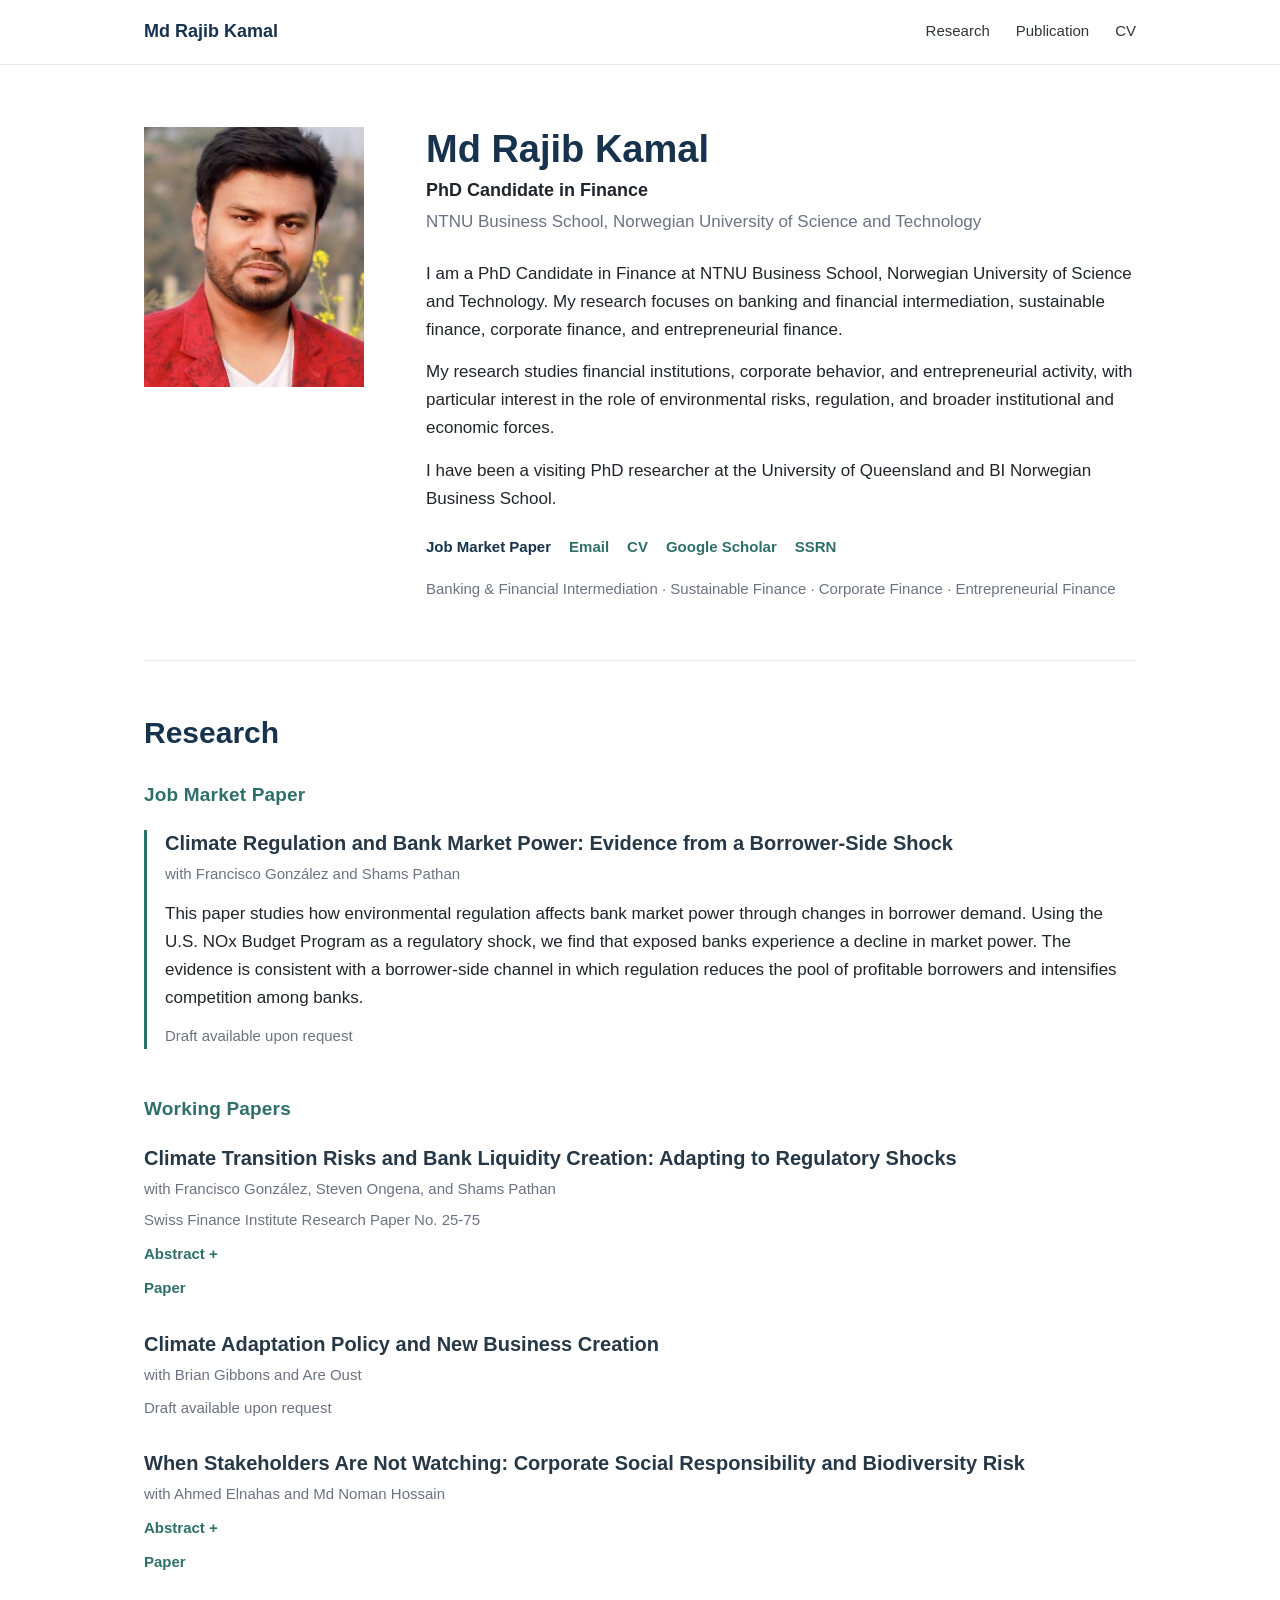
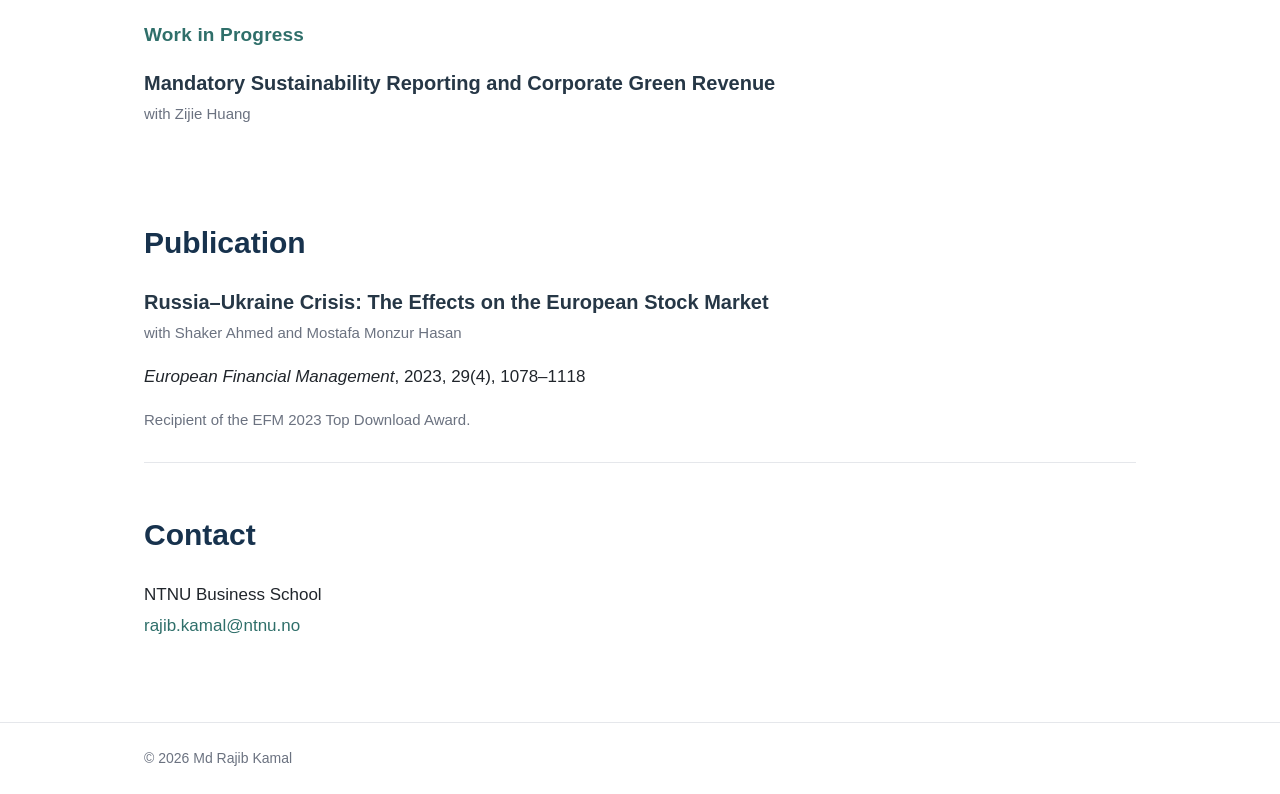
<file: index.html>
<!doctype html>
<html lang="en">
<head>
  <meta charset="utf-8">
  <meta name="viewport" content="width=device-width, initial-scale=1">
  <meta name="description" content="Academic website of Md Rajib Kamal, PhD Candidate in Finance at NTNU Business School.">
  <title>Md Rajib Kamal</title>
  <link rel="stylesheet" href="css/style.css">
  <meta name="google-site-verification" content="wTmqU02ufOV89-aR-1kcXRiyHd5gA0_4mep0bVYuRWY">
</head>

<body>
<header class="site-header">
  <div class="nav-wrap">
    <a class="brand" href="#top">Md Rajib Kamal</a>
    <button class="nav-toggle" aria-label="Toggle navigation">Menu</button>
    <nav class="site-nav">
      <a href="#research">Research</a>
      <a href="#publication">Publication</a>
      <a href="assets/Rajib_Kamal_CV.pdf" target="_blank" rel="noopener">CV</a>
    </nav>
  </div>
</header>

<main id="top">

  <section class="hero">
    <div class="hero-photo">
      <img src="assets/profile.jpg" alt="Portrait of Md Rajib Kamal">
    </div>

    <div class="hero-copy">
      <h1>Md Rajib Kamal</h1>
      <p class="position">PhD Candidate in Finance</p>
      <p class="affiliation">NTNU Business School, Norwegian University of Science and Technology</p>

      <p class="bio">
        I am a PhD Candidate in Finance at NTNU Business School, Norwegian University of Science and Technology.
        My research focuses on banking and financial intermediation, sustainable finance, corporate finance, and entrepreneurial finance.
      </p>

      <p class="bio">
        My research studies financial institutions, corporate behavior, and entrepreneurial activity, with particular interest in the role of environmental risks, regulation, and broader institutional and economic forces.
      </p>

      <p class="bio">
        I have been a visiting PhD researcher at the University of Queensland and BI Norwegian Business School.
      </p>

      <div class="hero-links">
        <a class="primary-link" href="#jmp">Job Market Paper</a>
        <a href="mailto:rajib.kamal@ntnu.no">Email</a>
        <a href="assets/Rajib_Kamal_CV.pdf" target="_blank" rel="noopener">CV</a>
        <a href="https://scholar.google.com/citations?user=lXhQ3ykAAAAJ&amp;hl=en&amp;oi=ao" target="_blank" rel="noopener">Google Scholar</a>
        <a href="https://papers.ssrn.com/sol3/cf_dev/AbsByAuth.cfm?per_id=5151799" target="_blank" rel="noopener">SSRN</a>
      </div>

      <p class="fields">
        Banking &amp; Financial Intermediation · Sustainable Finance · Corporate Finance · Entrepreneurial Finance
      </p>
    </div>
  </section>

  <section id="research" class="section">
    <h2>Research</h2>

    <div id="jmp" class="research-block">
      <h3>Job Market Paper</h3>

      <article class="paper paper-featured">
        <h4>Climate Regulation and Bank Market Power: Evidence from a Borrower-Side Shock</h4>
        <p class="coauthors">with Francisco González and Shams Pathan</p>

        <p class="paper-summary">
          This paper studies how environmental regulation affects bank market power through changes in borrower demand.
          Using the U.S. NOx Budget Program as a regulatory shock, we find that exposed banks experience a decline in market power.
          The evidence is consistent with a borrower-side channel in which regulation reduces the pool of profitable borrowers and intensifies competition among banks.
        </p>

        <p class="paper-action">Draft available upon request</p>
      </article>
    </div>

    <div class="research-block">
      <h3>Working Papers</h3>

      <article class="paper">
        <h4>
          <a href="https://papers.ssrn.com/sol3/papers.cfm?abstract_id=5520958" target="_blank" rel="noopener">
            Climate Transition Risks and Bank Liquidity Creation: Adapting to Regulatory Shocks
          </a>
        </h4>
        <p class="coauthors">with Francisco González, Steven Ongena, and Shams Pathan</p>
        <p class="paper-note">Swiss Finance Institute Research Paper No. 25-75</p>

        <button class="abstract-toggle" aria-expanded="false">Abstract +</button>
        <div class="abstract" hidden>
          <p>
            We examine the causal impact of climate transition risks on bank liquidity creation using the 2004 U.S. NOx Budget Trading Program (NBP), a cap-and-trade regulation implemented in 11 states, as a quasi-natural experiment. Exploiting cross-state and time-series variation, we find that exposed banks reduce liquidity creation. This contraction operates primarily through on-balance sheet adjustments, including lower lending and risky asset holdings, alongside increased off-balance sheet exposures. Banks further respond to earnings pressure by slowing net interest income growth, shifting toward noninterest income, and expanding derivative usage. The effects are stronger among larger, riskier, and weakly capitalized banks, and in markets dominated by large institutions. Short-term institutional ownership amplifies the decline, while higher charter value provides resilience. Results are robust to event-studies, entropy balancing, placebo tests, and spillover controls. Our findings highlight how climate regulations reshape bank intermediation and carry important implications for financial stability.
          </p>
        </div>
        <p class="paper-links">
          <a href="https://papers.ssrn.com/sol3/papers.cfm?abstract_id=5520958" target="_blank" rel="noopener">Paper</a>
        </p>
      </article>

      <article class="paper">
        <h4>Climate Adaptation Policy and New Business Creation</h4>
        <p class="coauthors">with Brian Gibbons and Are Oust</p>
        <p class="paper-action">Draft available upon request</p>
      </article>

      <article class="paper">
        <h4>When Stakeholders Are Not Watching: Corporate Social Responsibility and Biodiversity Risk</h4>
        <p class="coauthors">with Ahmed Elnahas and Md Noman Hossain</p>

        <button class="abstract-toggle" aria-expanded="false">Abstract +</button>
        <div class="abstract" hidden>
          <p>
            Biodiversity risk offers a rare opportunity to disentangle the win-win, delegated philanthropy, and insider-initiated philanthropy motives of CSR. Using firm-level data on biodiversity risk derived from 10-K filings, we find that firms experiencing higher biodiversity risks increase their CSR engagement. This positive relationship is primarily driven by internal managerial motives, as evidenced by a negative association between CSR and firm value, and by more pronounced effects among entrenched managers and financially unconstrained firms. These results deepen our understanding of how firms respond to emerging environmental risks, such as biodiversity, particularly in contexts of low shareholder awareness and limited external pressure.
          </p>
        </div>
        <p class="paper-links">
          <a href="https://papers.ssrn.com/sol3/papers.cfm?abstract_id=6175924" target="_blank" rel="noopener">Paper</a>
        </p>
      </article>
    </div>

    <div class="research-block">
      <h3>Work in Progress</h3>

      <article class="paper">
        <h4>Mandatory Sustainability Reporting and Corporate Green Revenue</h4>
        <p class="coauthors">with Zijie Huang</p>
      </article>
    </div>
  </section>

  <section id="publication" class="section">
    <h2>Publication</h2>

    <article class="paper">
      <h4>
        <a href="https://onlinelibrary.wiley.com/doi/10.1111/eufm.12386" target="_blank" rel="noopener">
          Russia–Ukraine Crisis: The Effects on the European Stock Market
        </a>
      </h4>
      <p class="coauthors">with Shaker Ahmed and Mostafa Monzur Hasan</p>
      <p><em>European Financial Management</em>, 2023, 29(4), 1078–1118</p>
      <p class="paper-note">
        Recipient of the EFM 2023 Top Download Award.
      </p>
    </article>
  </section>

  <section class="section contact-section">
    <h2>Contact</h2>
    <p>NTNU Business School</p>
    <p><a href="mailto:rajib.kamal@ntnu.no">rajib.kamal@ntnu.no</a></p>
  </section>

</main>

<footer class="site-footer">
  <div>© <span data-year></span> Md Rajib Kamal</div>
</footer>

<script src="js/site.js"></script>
</body>
</html>
</file>
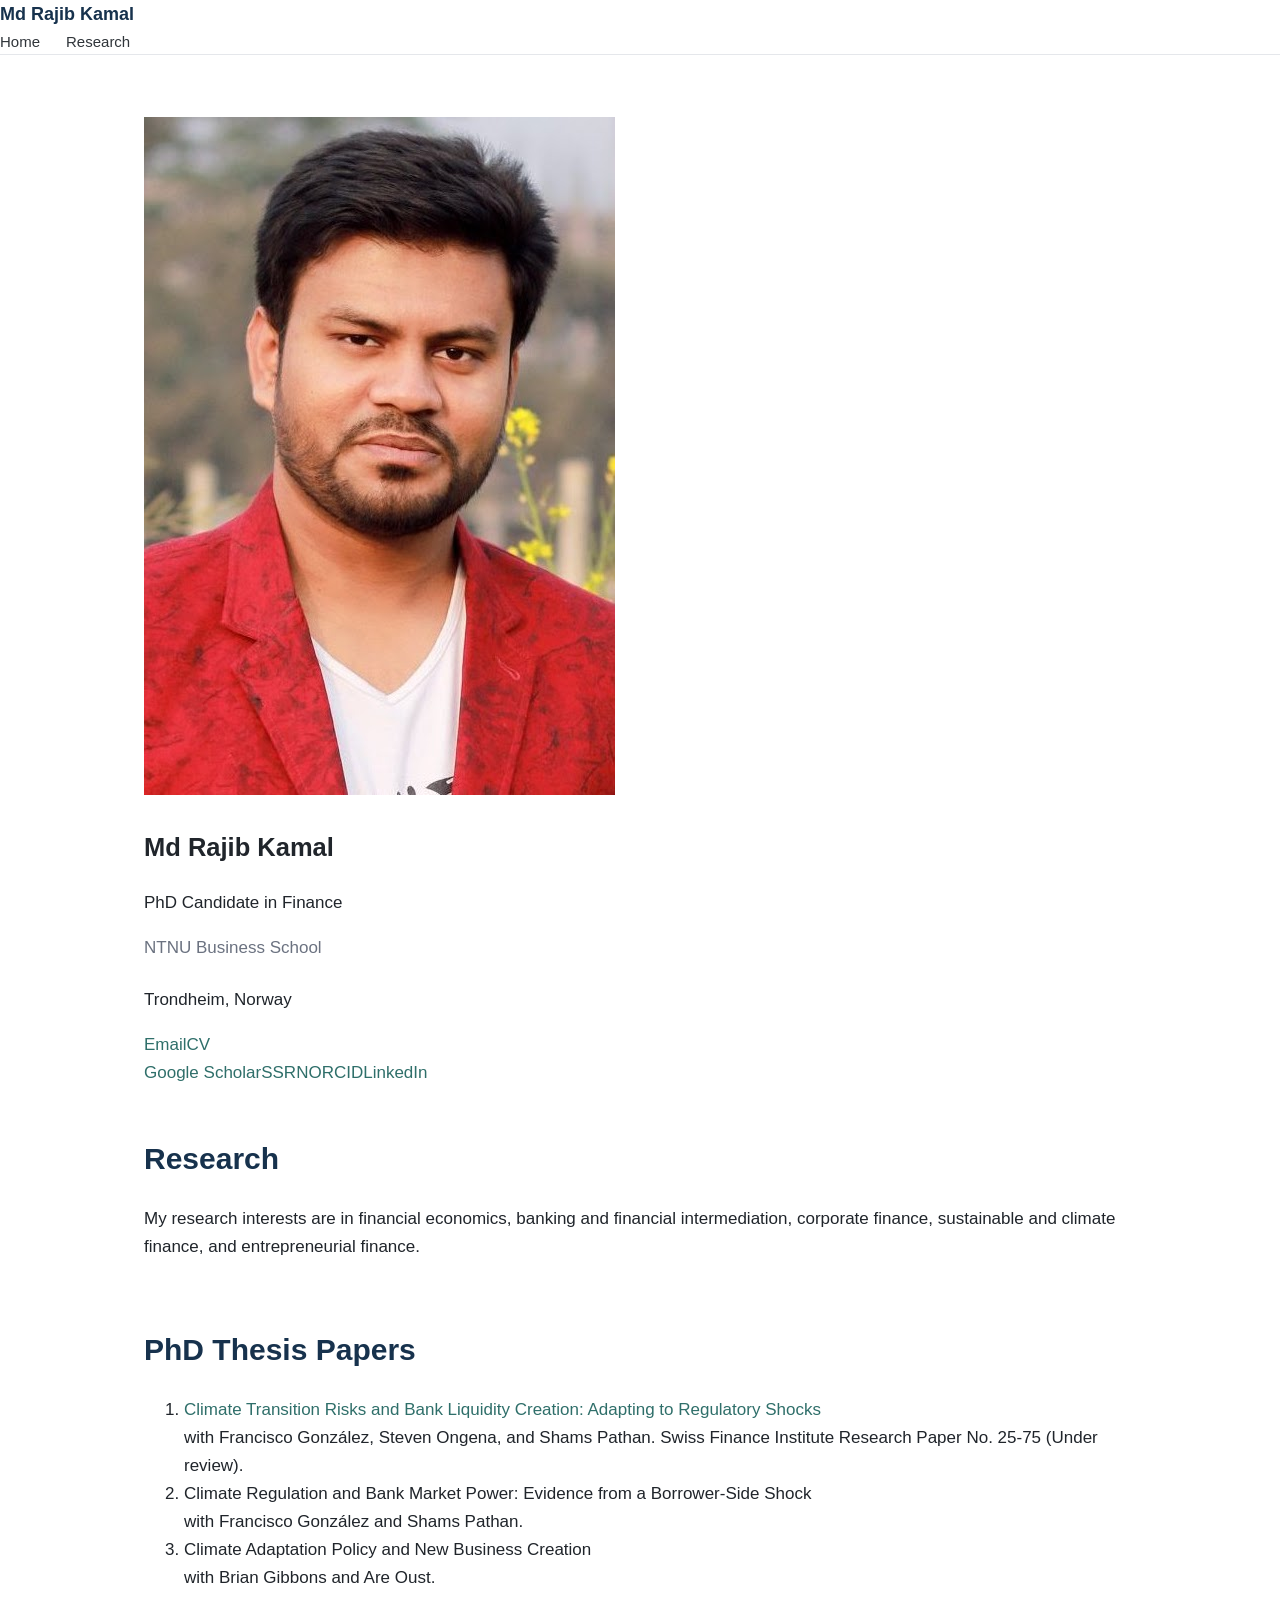
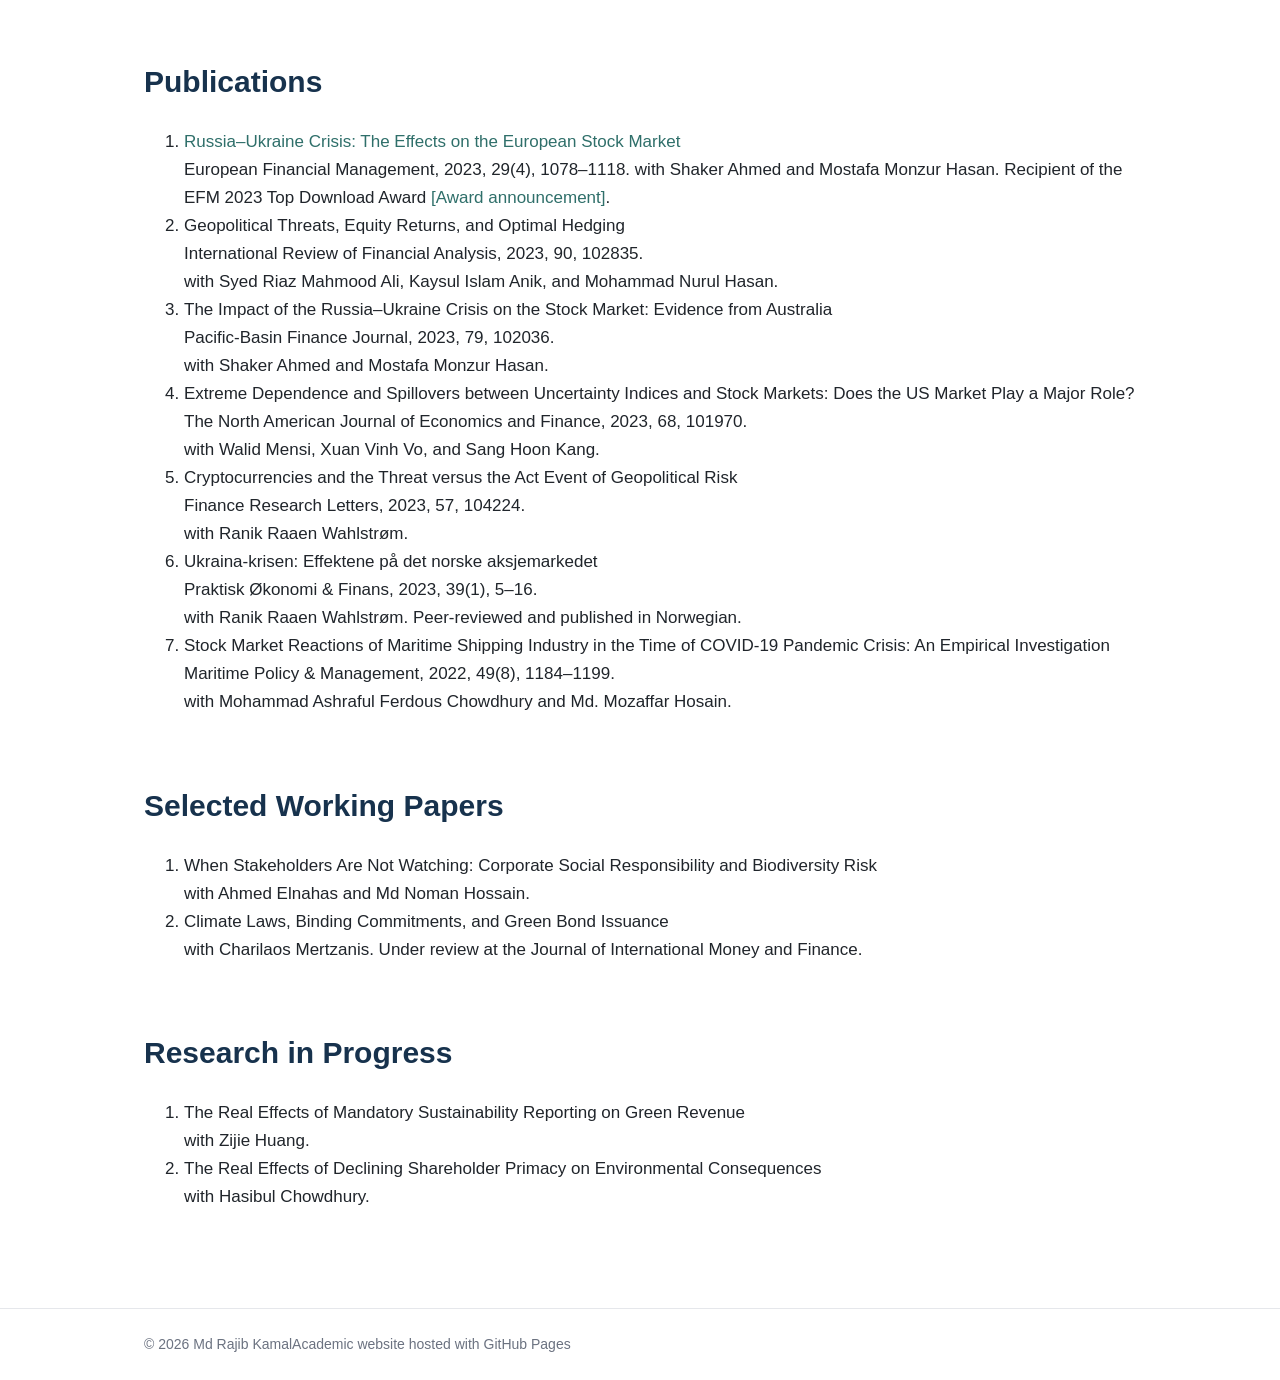
<file: research.html>
<!doctype html>
<html lang="en">
<head>
  <meta charset="utf-8">
  <meta name="viewport" content="width=device-width, initial-scale=1">
  <meta name="description" content="Research by Md Rajib Kamal.">
  <title>Research | Md Rajib Kamal</title>
  <link rel="stylesheet" href="css/style.css">
</head>
<body>
<header class="site-header"><div class="header-inner"><a class="brand" href="index.html">Md Rajib Kamal</a><button class="nav-toggle" aria-label="Toggle navigation">Menu</button><nav class="site-nav"><a href="index.html">Home</a><a class="active" href="research.html">Research</a></nav></div></header>
<main class="shell">
  <aside class="sidebar"><img class="profile-photo" src="assets/profile.jpg" alt="Portrait of Md Rajib Kamal"><h1>Md Rajib Kamal</h1><p class="role">PhD Candidate in Finance</p><p class="affiliation">NTNU Business School</p><p class="location">Trondheim, Norway</p><div class="quick-links"><a href="mailto:rajib.kamal@ntnu.no">Email</a><a href="assets/Rajib_Kamal_CV.pdf" target="_blank" rel="noopener">CV</a></div><div class="quick-links"><a href="https://scholar.google.com/citations?user=lXhQ3ykAAAAJ&amp;hl=en&amp;oi=ao" target="_blank" rel="noopener">Google Scholar</a><a href="https://papers.ssrn.com/sol3/cf_dev/AbsByAuth.cfm?per_id=5151799" target="_blank" rel="noopener">SSRN</a><a href="https://orcid.org/0000-0001-5536-8097" target="_blank" rel="noopener">ORCID</a><a href="https://www.linkedin.com/in/md-rajib-kamal-10607783/" target="_blank" rel="noopener">LinkedIn</a></div></aside>
  <div class="content">
    <section class="section"><h2>Research</h2><p>My research interests are in financial economics, banking and financial intermediation, corporate finance, sustainable and climate finance, and entrepreneurial finance.</p></section>

    <section class="section"><h2>PhD Thesis Papers</h2><ol class="paper-list">
     <li><span class="paper-title"><a href="https://papers.ssrn.com/sol3/papers.cfm?abstract_id=5520958" target="_blank" rel="noopener">Climate Transition Risks and Bank Liquidity Creation: Adapting to Regulatory Shocks</a></span><br><span class="note">with Francisco González, Steven Ongena, and Shams Pathan. Swiss Finance Institute Research Paper No. 25-75 (Under review).</span></li>
      <li><span class="paper-title">Climate Regulation and Bank Market Power: Evidence from a Borrower-Side Shock</span><br><span class="note">with Francisco González and Shams Pathan.</span></li>
      <li><span class="paper-title">Climate Adaptation Policy and New Business Creation</span><br><span class="note">with Brian Gibbons and Are Oust.</span></li>
    </ol></section>

    <section class="section" id="publications"><h2>Publications</h2><ol class="paper-list">
    <li><span class="paper-title"><a href="https://onlinelibrary.wiley.com/doi/10.1111/eufm.12386" target="_blank" rel="noopener">Russia–Ukraine Crisis: The Effects on the European Stock Market</a></span><br><span class="venue">European Financial Management</span>, 2023, 29(4), 1078–1118. <span class="note">with Shaker Ahmed and Mostafa Monzur Hasan. Recipient of the EFM 2023 Top Download Award <a href="https://www.efmaefm.org/0EFMJOURNAL/EFMawards2023.php" target="_blank" rel="noopener">[Award announcement]</a>.</span></li>
      <li><span class="paper-title">Geopolitical Threats, Equity Returns, and Optimal Hedging</span><br><span class="venue">International Review of Financial Analysis</span>, 2023, 90, 102835.<br><span class="note">with Syed Riaz Mahmood Ali, Kaysul Islam Anik, and Mohammad Nurul Hasan.</span></li>
      <li><span class="paper-title">The Impact of the Russia–Ukraine Crisis on the Stock Market: Evidence from Australia</span><br><span class="venue">Pacific-Basin Finance Journal</span>, 2023, 79, 102036.<br><span class="note">with Shaker Ahmed and Mostafa Monzur Hasan.</span></li>
      <li><span class="paper-title">Extreme Dependence and Spillovers between Uncertainty Indices and Stock Markets: Does the US Market Play a Major Role?</span><br><span class="venue">The North American Journal of Economics and Finance</span>, 2023, 68, 101970.<br><span class="note">with Walid Mensi, Xuan Vinh Vo, and Sang Hoon Kang.</span></li>
      <li><span class="paper-title">Cryptocurrencies and the Threat versus the Act Event of Geopolitical Risk</span><br><span class="venue">Finance Research Letters</span>, 2023, 57, 104224.<br><span class="note">with Ranik Raaen Wahlstrøm.</span></li>
      <li><span class="paper-title">Ukraina-krisen: Effektene på det norske aksjemarkedet</span><br><span class="venue">Praktisk Økonomi &amp; Finans</span>, 2023, 39(1), 5–16.<br><span class="note">with Ranik Raaen Wahlstrøm. Peer-reviewed and published in Norwegian.</span></li>
      <li><span class="paper-title">Stock Market Reactions of Maritime Shipping Industry in the Time of COVID-19 Pandemic Crisis: An Empirical Investigation</span><br><span class="venue">Maritime Policy &amp; Management</span>, 2022, 49(8), 1184–1199.<br><span class="note">with Mohammad Ashraful Ferdous Chowdhury and Md. Mozaffar Hosain.</span></li>
    </ol></section>

    <section class="section"><h2>Selected Working Papers</h2><ol class="paper-list">
      <li><span class="paper-title">When Stakeholders Are Not Watching: Corporate Social Responsibility and Biodiversity Risk</span><br><span class="note">with Ahmed Elnahas and Md Noman Hossain.</span></li>
      <li><span class="paper-title">Climate Laws, Binding Commitments, and Green Bond Issuance</span><br><span class="note">with Charilaos Mertzanis. Under review at the Journal of International Money and Finance.</span></li>
    </ol></section>

    <section class="section"><h2>Research in Progress</h2><ol class="paper-list">
      <li><span class="paper-title">The Real Effects of Mandatory Sustainability Reporting on Green Revenue</span><br><span class="note">with Zijie Huang.</span></li>
      <li><span class="paper-title">The Real Effects of Declining Shareholder Primacy on Environmental Consequences</span><br><span class="note">with Hasibul Chowdhury.</span></li>
    </ol></section>
  </div>
</main>
<footer class="site-footer"><div class="footer-inner"><span>© <span data-year></span> Md Rajib Kamal</span><span>Academic website hosted with GitHub Pages</span></div></footer><script src="js/site.js"></script>
</body></html>
</file>
<file: css/style.css>
:root {
  --ink: #20252b;
  --muted: #6b7280;
  --navy: #17324d;
  --teal: #2f6f6a;
  --line: #e5e7eb;
  --paper: #ffffff;
  --soft: #f7f9fa;
  --max: 1040px;
}

* { box-sizing: border-box; }

html { scroll-behavior: smooth; }

body {
  margin: 0;
  background: var(--paper);
  color: var(--ink);
  font-family: Arial, Helvetica, sans-serif;
  font-size: 17px;
  line-height: 1.65;
}

a {
  color: var(--teal);
  text-decoration: none;
}

a:hover {
  text-decoration: underline;
}

.site-header {
  position: sticky;
  top: 0;
  z-index: 50;
  background: rgba(255,255,255,.97);
  border-bottom: 1px solid var(--line);
  backdrop-filter: blur(8px);
}

.nav-wrap {
  max-width: var(--max);
  margin: 0 auto;
  padding: 17px 24px;
  display: flex;
  align-items: center;
  justify-content: space-between;
  gap: 24px;
}

.brand {
  font-weight: 700;
  color: var(--navy);
  font-size: 18px;
}

.site-nav {
  display: flex;
  gap: 26px;
  align-items: center;
}

.site-nav a {
  color: #30353a;
  font-size: 15px;
}

.nav-toggle {
  display: none;
  border: 1px solid var(--line);
  background: #fff;
  border-radius: 5px;
  padding: 7px 10px;
  font: inherit;
}

main {
  max-width: var(--max);
  margin: 0 auto;
  padding: 62px 24px 80px;
}

.hero {
  display: grid;
  grid-template-columns: 230px minmax(0,1fr);
  gap: 52px;
  align-items: start;
  padding-bottom: 58px;
  border-bottom: 1px solid var(--line);
}

.hero-photo img {
  width: 220px;
  height: 260px;
  object-fit: cover;
  object-position: center 22%;
  display: block;
}

.hero-copy h1 {
  margin: 0 0 4px;
  color: var(--navy);
  font-size: 38px;
  line-height: 1.18;
  font-weight: 700;
}

.position {
  margin: 0;
  font-size: 18px;
  font-weight: 600;
}

.affiliation {
  margin: 3px 0 24px;
  color: var(--muted);
}

.bio {
  margin: 0 0 14px;
  max-width: 760px;
}

.hero-links {
  display: flex;
  flex-wrap: wrap;
  gap: 10px 18px;
  margin: 22px 0 18px;
}

.hero-links a {
  font-size: 15px;
  font-weight: 600;
}

.primary-link {
  color: var(--navy);
}

.fields {
  margin: 0;
  color: var(--muted);
  font-size: 15px;
}

.section {
  padding-top: 54px;
}

.section > h2 {
  margin: 0 0 28px;
  color: var(--navy);
  font-size: 30px;
  line-height: 1.2;
}

.research-block {
  margin-bottom: 44px;
}

.research-block > h3 {
  margin: 0 0 20px;
  color: var(--teal);
  font-size: 19px;
  font-weight: 700;
  letter-spacing: .01em;
}

.paper {
  margin-bottom: 30px;
}

.paper-featured {
  padding-left: 18px;
  border-left: 3px solid var(--teal);
}

.paper h4 {
  margin: 0 0 5px;
  color: #263746;
  font-size: 20px;
  line-height: 1.35;
}

.paper h4 a {
  color: #263746;
}

.coauthors,
.paper-note {
  margin: 0 0 7px;
  color: var(--muted);
  font-size: 15px;
}

.paper-summary {
  margin: 13px 0 12px;
}

.abstract-toggle {
  border: 0;
  padding: 0;
  background: transparent;
  color: var(--teal);
  font: inherit;
  font-size: 15px;
  font-weight: 700;
  cursor: pointer;
}


.paper-action,
.paper-links {
  margin: 8px 0 0;
  color: var(--muted);
  font-size: 15px;
}

.paper-links a {
  font-weight: 700;
}

.abstract {
  margin-top: 10px;
  padding: 14px 16px;
  background: var(--soft);
  border: 1px solid var(--line);
}

.abstract p {
  margin: 0;
}

.contact-section {
  border-top: 1px solid var(--line);
  margin-top: 26px;
}

.contact-section p {
  margin: 2px 0;
}

.site-footer {
  border-top: 1px solid var(--line);
  color: var(--muted);
  font-size: 14px;
}

.site-footer > div {
  max-width: var(--max);
  margin: 0 auto;
  padding: 24px;
}

@media (max-width: 760px) {
  .nav-toggle {
    display: inline-block;
  }

  .nav-wrap {
    flex-wrap: wrap;
  }

  .site-nav {
    display: none;
    width: 100%;
    flex-direction: column;
    align-items: flex-start;
    gap: 10px;
  }

  .site-nav.open {
    display: flex;
  }

  main {
    padding-top: 36px;
  }

  .hero {
    grid-template-columns: 1fr;
    gap: 28px;
  }

  .hero-photo img {
    width: 190px;
    height: 225px;
  }

  .hero-copy h1 {
    font-size: 32px;
  }
}
</file>
